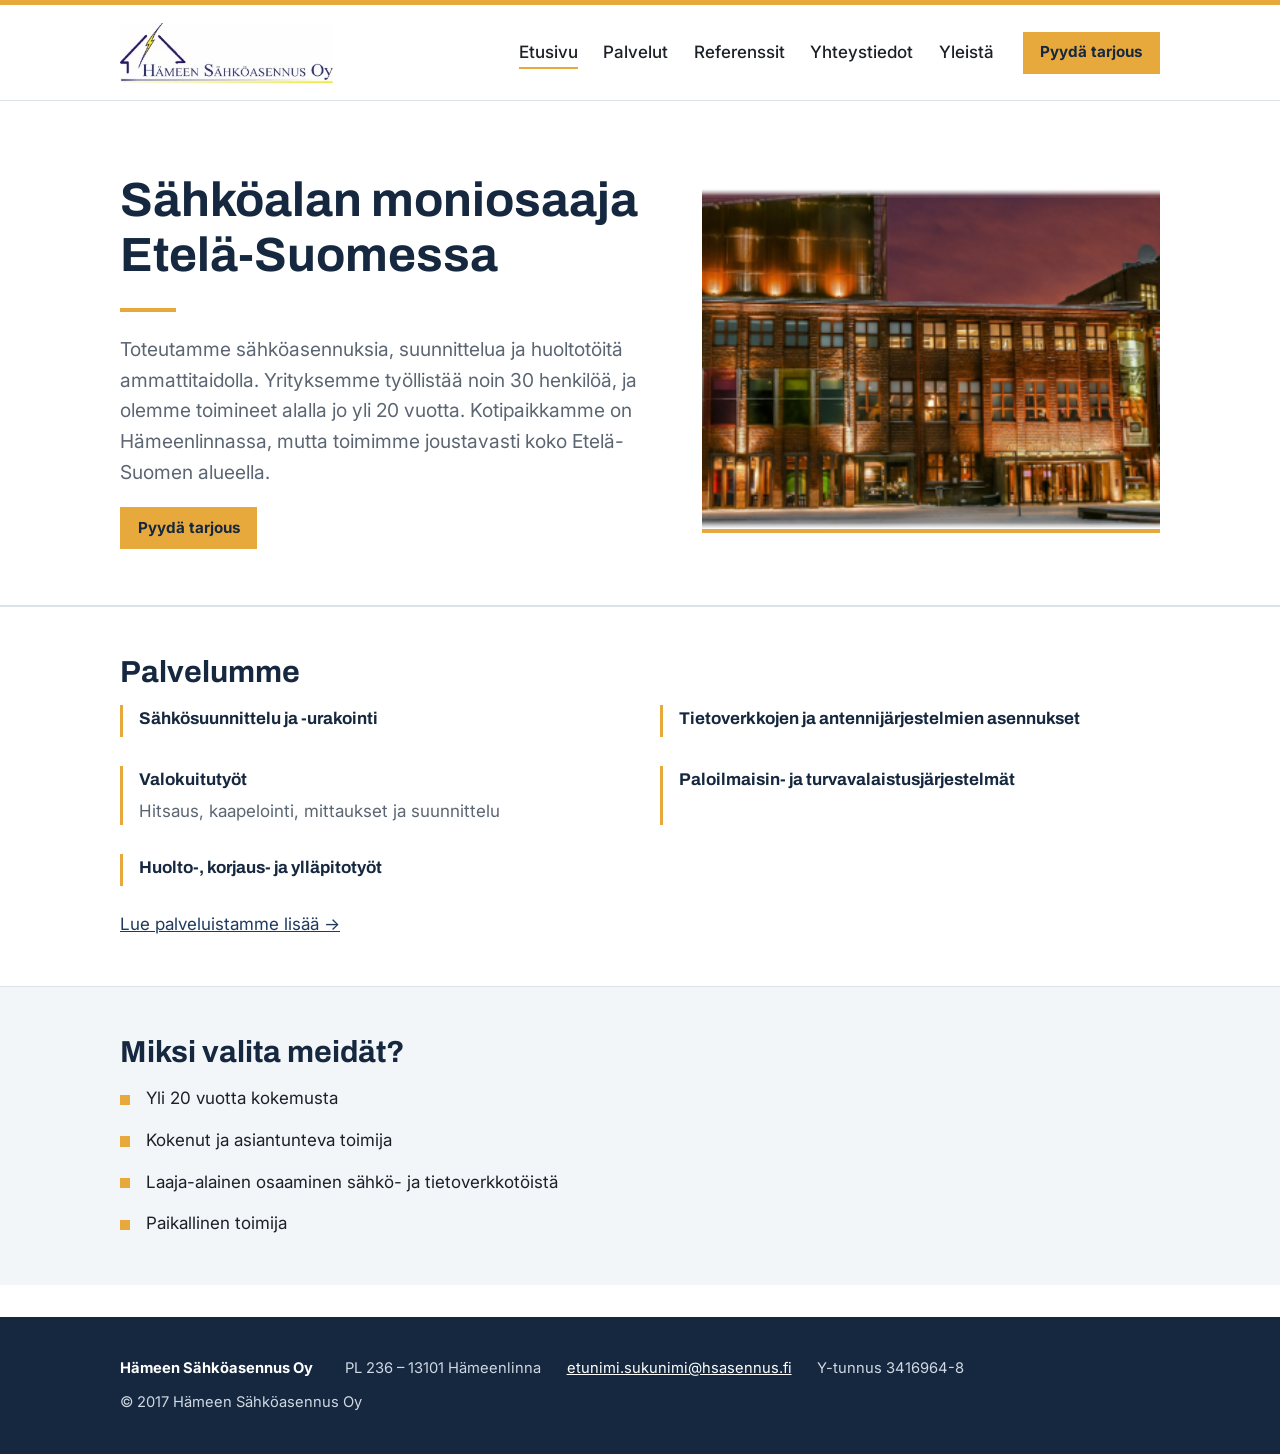
<file: index.html>
<!DOCTYPE html>
<html lang="fi">
<head>
<meta charset="UTF-8">
<meta name="viewport" content="width=device-width, initial-scale=1">
<title>Hämeen Sähköasennus Oy</title>
<meta name="description" content="Hämeen Sähköasennus Oy on sähköalan moniosaaja, joka palvelee Etelä-Suomen alueella sähköasennuksissa, -suunnittelussa ja huoltotöissä.">
<link rel="icon" href="favicon.ico" sizes="any">
<link rel="icon" type="image/png" sizes="32x32" href="favicon-32x32.png">
<link rel="icon" type="image/png" sizes="16x16" href="favicon-16x16.png">
<link rel="apple-touch-icon" href="apple-touch-icon.png">
<link rel="icon" type="image/png" sizes="192x192" href="android-chrome-192x192.png">
<meta name="theme-color" content="#1f3a5f">
<meta property="og:type" content="website">
<meta property="og:site_name" content="Hämeen Sähköasennus Oy">
<meta property="og:title" content="Hämeen Sähköasennus Oy">
<meta property="og:description" content="Hämeen Sähköasennus Oy on sähköalan moniosaaja, joka palvelee Etelä-Suomen alueella sähköasennuksissa, -suunnittelussa ja huoltotöissä.">
<meta property="og:image" content="https://hsasennus.fi/assets/img/hs-asennus-logo.jpg">
<meta property="og:url" content="https://hsasennus.fi/index.html">
<meta name="twitter:card" content="summary">
<link rel="stylesheet" href="style.css">
<link rel="preconnect" href="https://fonts.googleapis.com">
<link href="https://fonts.googleapis.com/css2?family=Archivo:wght@700;800&family=Inter:wght@400;500;600&display=swap" rel="stylesheet">
<script type="application/ld+json">
{
  "@context": "https://schema.org",
  "@type": "Electrician",
  "name": "Hämeen Sähköasennus Oy",
  "image": "https://hsasennus.fi/assets/img/hs-asennus-logo.jpg",
  "url": "https://hsasennus.fi/",
  "email": "etunimi.sukunimi@hsasennus.fi",
  "address": {
    "@type": "PostalAddress",
    "streetAddress": "Takumäentie 1b",
    "postalCode": "13130",
    "addressLocality": "Hämeenlinna",
    "addressCountry": "FI"
  },
  "areaServed": "Etelä-Suomi",
  "foundingDate": "1997",
  "vatID": "FI34169648",
  "sameAs": []
}
</script>
</head>
<body>
<div class="accent-bar"></div>
<header class="site">
  <div class="site-header-inner">
    <a class="wordmark" href="index.html"><img src="assets/img/hs-asennus-logo.jpg" height="60" alt="Hämeen Sähköasennus Oy"></a>
    <div class="nav-group">
    <nav class="site-nav" aria-label="Päävalikko">
      <ul>
        <li><a href="index.html" aria-current="page">Etusivu</a></li>
        <li><a href="palvelut.html">Palvelut</a></li>
        <li><a href="referenssit.html">Referenssit</a></li>
        <li><a href="yhteystiedot.html">Yhteystiedot</a></li>
        <li><a href="yleista.html">Yleistä</a></li>
      </ul>
    </nav>
    <a class="btn-cta" href="yhteystiedot.html#tarjous">Pyydä tarjous</a>
    </div>
  </div>
</header>

<main>
  <section class="hero">
    <div class="wrap hero-split">
      <div>
        <h1>Sähköalan moniosaaja Etelä-Suomessa</h1>
        <div class="rule"></div>
        <p class="lede">Toteutamme sähköasennuksia, suunnittelua ja huoltotöitä ammattitaidolla. Yrityksemme työllistää noin 30 henkilöä, ja olemme toimineet alalla jo yli 20 vuotta. Kotipaikkamme on Hämeenlinnassa, mutta toimimme joustavasti koko Etelä-Suomen alueella.</p>
        <p><a class="btn-cta" href="yhteystiedot.html#tarjous">Pyydä tarjous</a></p>
      </div>
      <div>
        <img src="assets/img/Verkatehdas-julkisivu.png" alt="Hämeenlinnan Verkatehdas, yksi toteuttamistamme kohteista">
      </div>
    </div>
  </section>

  <section>
    <div class="wrap">
      <h2>Palvelumme</h2>
      <dl class="services">
        <div>
          <dt>Sähkösuunnittelu ja -urakointi</dt>
        </div>
        <div>
          <dt>Tietoverkkojen ja antennijärjestelmien asennukset</dt>
        </div>
        <div>
          <dt>Valokuitutyöt</dt>
          <dd>Hitsaus, kaapelointi, mittaukset ja suunnittelu</dd>
        </div>
        <div>
          <dt>Paloilmaisin- ja turvavalaistusjärjestelmät</dt>
        </div>
        <div>
          <dt>Huolto-, korjaus- ja ylläpitotyöt</dt>
        </div>
      </dl>
      <p style="margin-top:1.6rem;"><a href="palvelut.html">Lue palveluistamme lisää →</a></p>
    </div>
  </section>

  <section class="panel">
    <div class="wrap">
      <h2>Miksi valita meidät?</h2>
      <ul class="reasons">
        <li>Yli 20 vuotta kokemusta</li>
        <li>Kokenut ja asiantunteva toimija</li>
        <li>Laaja-alainen osaaminen sähkö- ja tietoverkkotöistä</li>
        <li>Paikallinen toimija</li>
      </ul>
    </div>
  </section>
</main>

<footer class="site">
  <div class="wrap">
    <span class="company">Hämeen Sähköasennus Oy</span>
    <span>PL 236 – 13101 Hämeenlinna</span>
    <span><a href="yhteystiedot.html">etunimi.sukunimi@hsasennus.fi</a></span>
    <span>Y-tunnus 3416964-8</span>
    <span>© 2017 Hämeen Sähköasennus Oy</span>
  </div>
</footer>
</body>
</html>
</file>
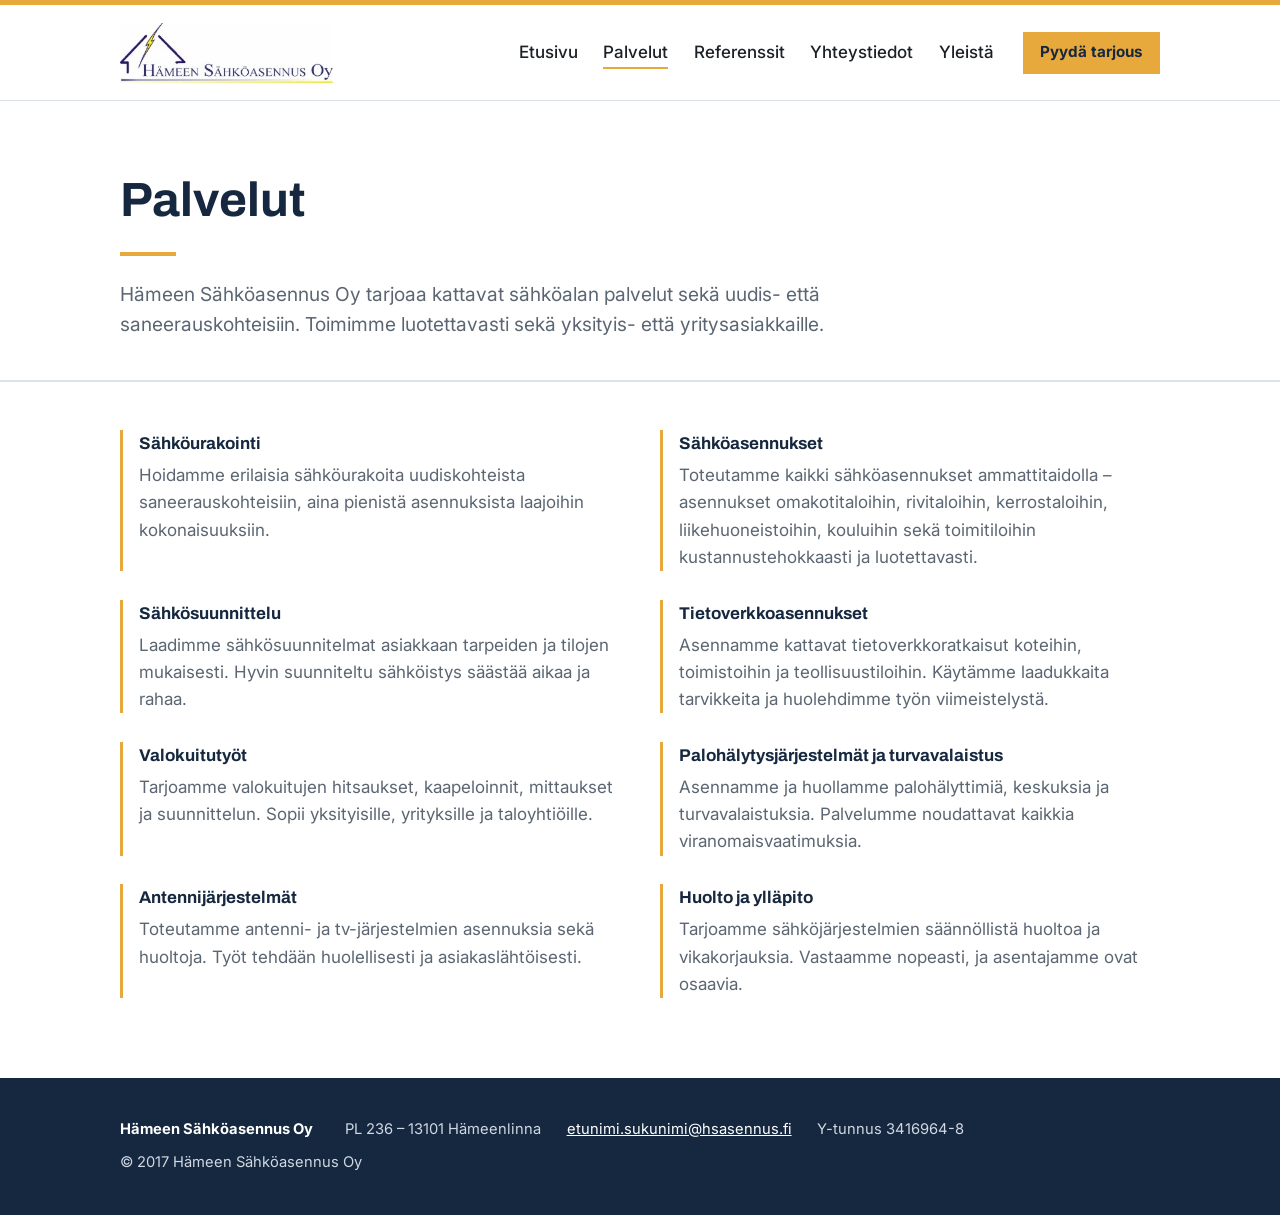
<file: palvelut.html>
<!DOCTYPE html>
<html lang="fi">
<head>
<meta charset="UTF-8">
<meta name="viewport" content="width=device-width, initial-scale=1">
<title>Palvelut | Hämeen Sähköasennus Oy</title>
<meta name="description" content="Kattavat sähköalan palvelut uudis- ja saneerauskohteisiin: sähköurakointi, -asennukset, -suunnittelu, tietoverkot, valokuitutyöt, palohälytysjärjestelmät ja huolto.">
<link rel="icon" href="favicon.ico" sizes="any">
<link rel="icon" type="image/png" sizes="32x32" href="favicon-32x32.png">
<link rel="icon" type="image/png" sizes="16x16" href="favicon-16x16.png">
<link rel="apple-touch-icon" href="apple-touch-icon.png">
<link rel="icon" type="image/png" sizes="192x192" href="android-chrome-192x192.png">
<meta name="theme-color" content="#1f3a5f">
<meta property="og:type" content="website">
<meta property="og:site_name" content="Hämeen Sähköasennus Oy">
<meta property="og:title" content="Palvelut | Hämeen Sähköasennus Oy">
<meta property="og:description" content="Kattavat sähköalan palvelut uudis- ja saneerauskohteisiin: sähköurakointi, -asennukset, -suunnittelu, tietoverkot, valokuitutyöt, palohälytysjärjestelmät ja huolto.">
<meta property="og:image" content="https://hsasennus.fi/assets/img/hs-asennus-logo.jpg">
<meta property="og:url" content="https://hsasennus.fi/palvelut.html">
<meta name="twitter:card" content="summary">
<link rel="stylesheet" href="style.css">
<link rel="preconnect" href="https://fonts.googleapis.com">
<link href="https://fonts.googleapis.com/css2?family=Archivo:wght@700;800&family=Inter:wght@400;500;600&display=swap" rel="stylesheet">
</head>
<body>
<div class="accent-bar"></div>
<header class="site">
  <div class="site-header-inner">
    <a class="wordmark" href="index.html"><img src="assets/img/hs-asennus-logo.jpg" height="60" alt="Hämeen Sähköasennus Oy"></a>
    <div class="nav-group">
    <nav class="site-nav" aria-label="Päävalikko">
      <ul>
        <li><a href="index.html">Etusivu</a></li>
        <li><a href="palvelut.html" aria-current="page">Palvelut</a></li>
        <li><a href="referenssit.html">Referenssit</a></li>
        <li><a href="yhteystiedot.html">Yhteystiedot</a></li>
        <li><a href="yleista.html">Yleistä</a></li>
      </ul>
    </nav>
    <a class="btn-cta" href="yhteystiedot.html#tarjous">Pyydä tarjous</a>
    </div>
  </div>
</header>

<main>
  <section class="hero" style="padding-bottom: 2.5rem;">
    <div class="wrap">
      <h1>Palvelut</h1>
      <div class="rule"></div>
      <p class="lede">Hämeen Sähköasennus Oy tarjoaa kattavat sähköalan palvelut sekä uudis- että saneerauskohteisiin. Toimimme luotettavasti sekä yksityis- että yritysasiakkaille.</p>
    </div>
  </section>

  <section>
    <div class="wrap">
      <dl class="services">
        <div>
          <dt>Sähköurakointi</dt>
          <dd>Hoidamme erilaisia sähköurakoita uudiskohteista saneerauskohteisiin, aina pienistä asennuksista laajoihin kokonaisuuksiin.</dd>
        </div>
        <div>
          <dt>Sähköasennukset</dt>
          <dd>Toteutamme kaikki sähköasennukset ammattitaidolla – asennukset omakotitaloihin, rivitaloihin, kerrostaloihin, liikehuoneistoihin, kouluihin sekä toimitiloihin kustannustehokkaasti ja luotettavasti.</dd>
        </div>
        <div>
          <dt>Sähkösuunnittelu</dt>
          <dd>Laadimme sähkösuunnitelmat asiakkaan tarpeiden ja tilojen mukaisesti. Hyvin suunniteltu sähköistys säästää aikaa ja rahaa.</dd>
        </div>
        <div>
          <dt>Tietoverkkoasennukset</dt>
          <dd>Asennamme kattavat tietoverkkoratkaisut koteihin, toimistoihin ja teollisuustiloihin. Käytämme laadukkaita tarvikkeita ja huolehdimme työn viimeistelystä.</dd>
        </div>
        <div>
          <dt>Valokuitutyöt</dt>
          <dd>Tarjoamme valokuitujen hitsaukset, kaapeloinnit, mittaukset ja suunnittelun. Sopii yksityisille, yrityksille ja taloyhtiöille.</dd>
        </div>
        <div>
          <dt>Palohälytysjärjestelmät ja turvavalaistus</dt>
          <dd>Asennamme ja huollamme palohälyttimiä, keskuksia ja turvavalaistuksia. Palvelumme noudattavat kaikkia viranomaisvaatimuksia.</dd>
        </div>
        <div>
          <dt>Antennijärjestelmät</dt>
          <dd>Toteutamme antenni- ja tv-järjestelmien asennuksia sekä huoltoja. Työt tehdään huolellisesti ja asiakaslähtöisesti.</dd>
        </div>
        <div>
          <dt>Huolto ja ylläpito</dt>
          <dd>Tarjoamme sähköjärjestelmien säännöllistä huoltoa ja vikakorjauksia. Vastaamme nopeasti, ja asentajamme ovat osaavia.</dd>
        </div>
      </dl>
    </div>
  </section>
</main>

<footer class="site">
  <div class="wrap">
    <span class="company">Hämeen Sähköasennus Oy</span>
    <span>PL 236 – 13101 Hämeenlinna</span>
    <span><a href="yhteystiedot.html">etunimi.sukunimi@hsasennus.fi</a></span>
    <span>Y-tunnus 3416964-8</span>
    <span>© 2017 Hämeen Sähköasennus Oy</span>
  </div>
</footer>
</body>
</html>
</file>
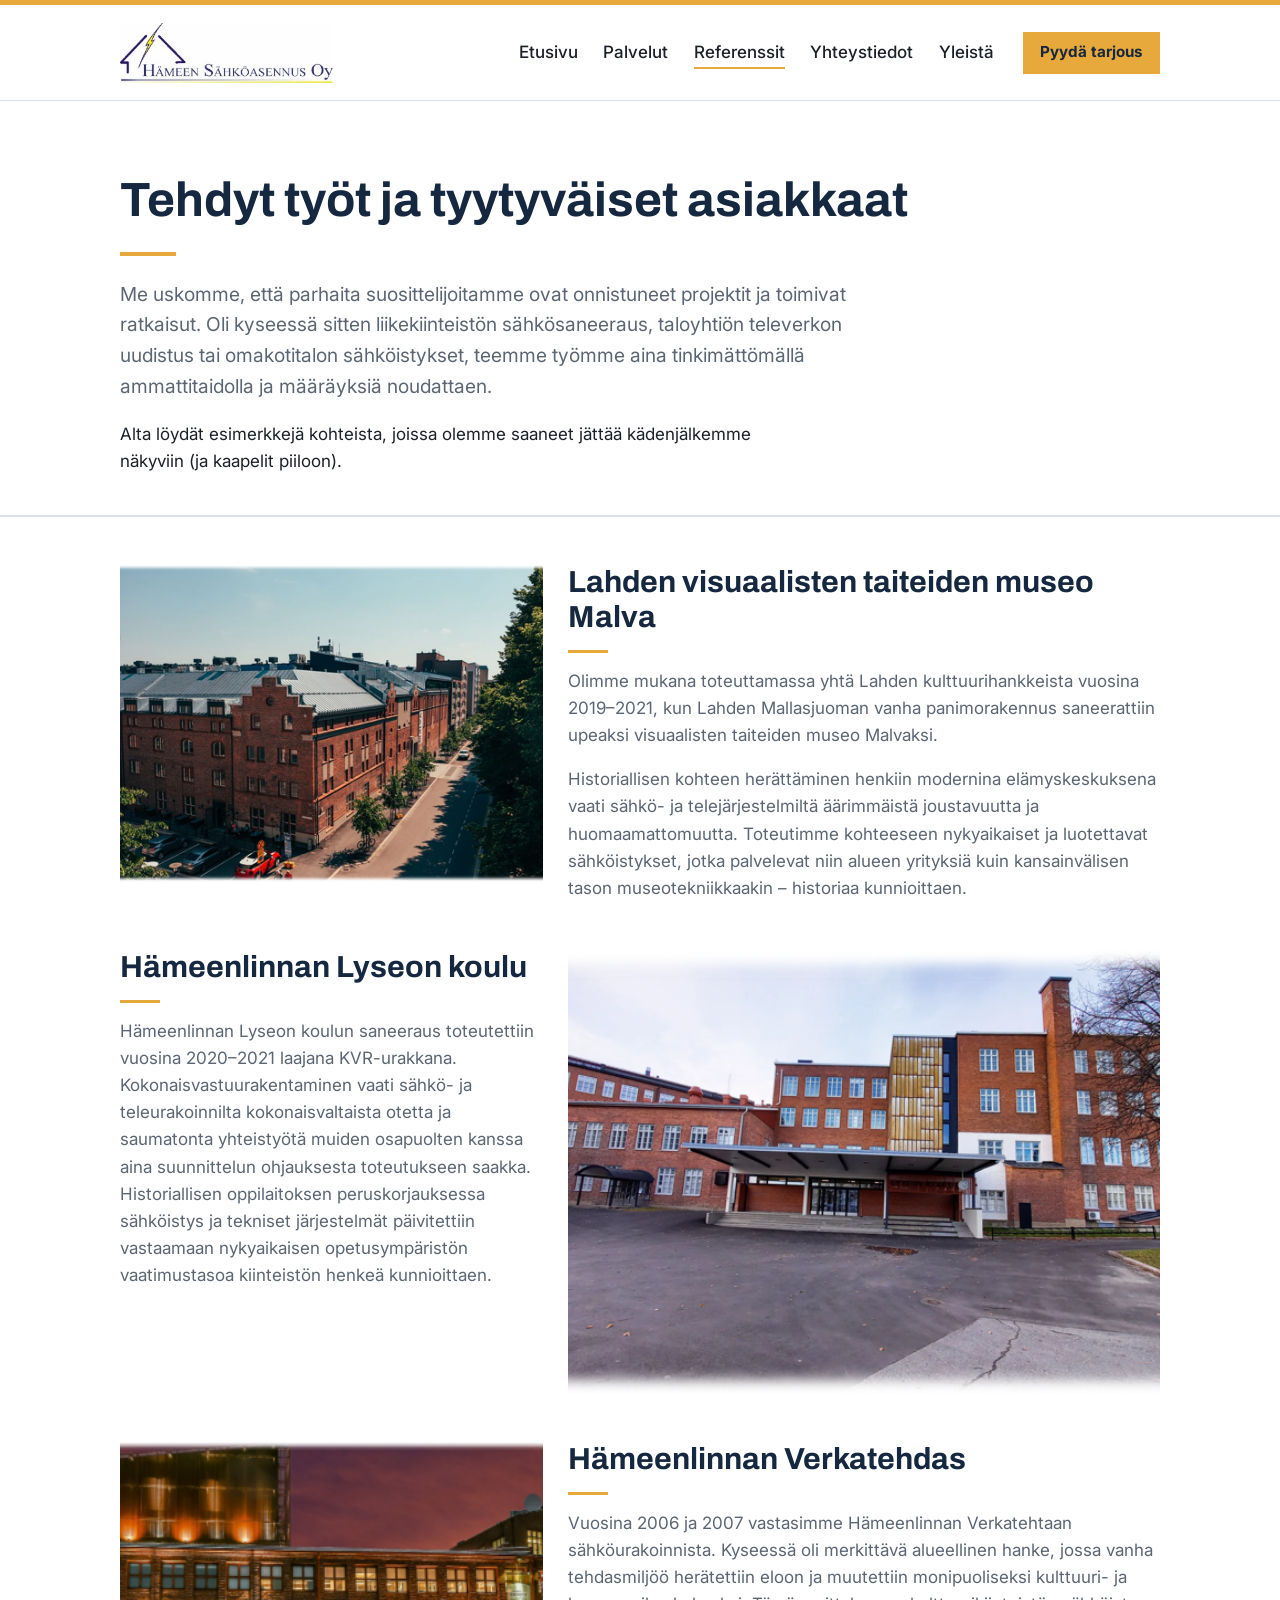
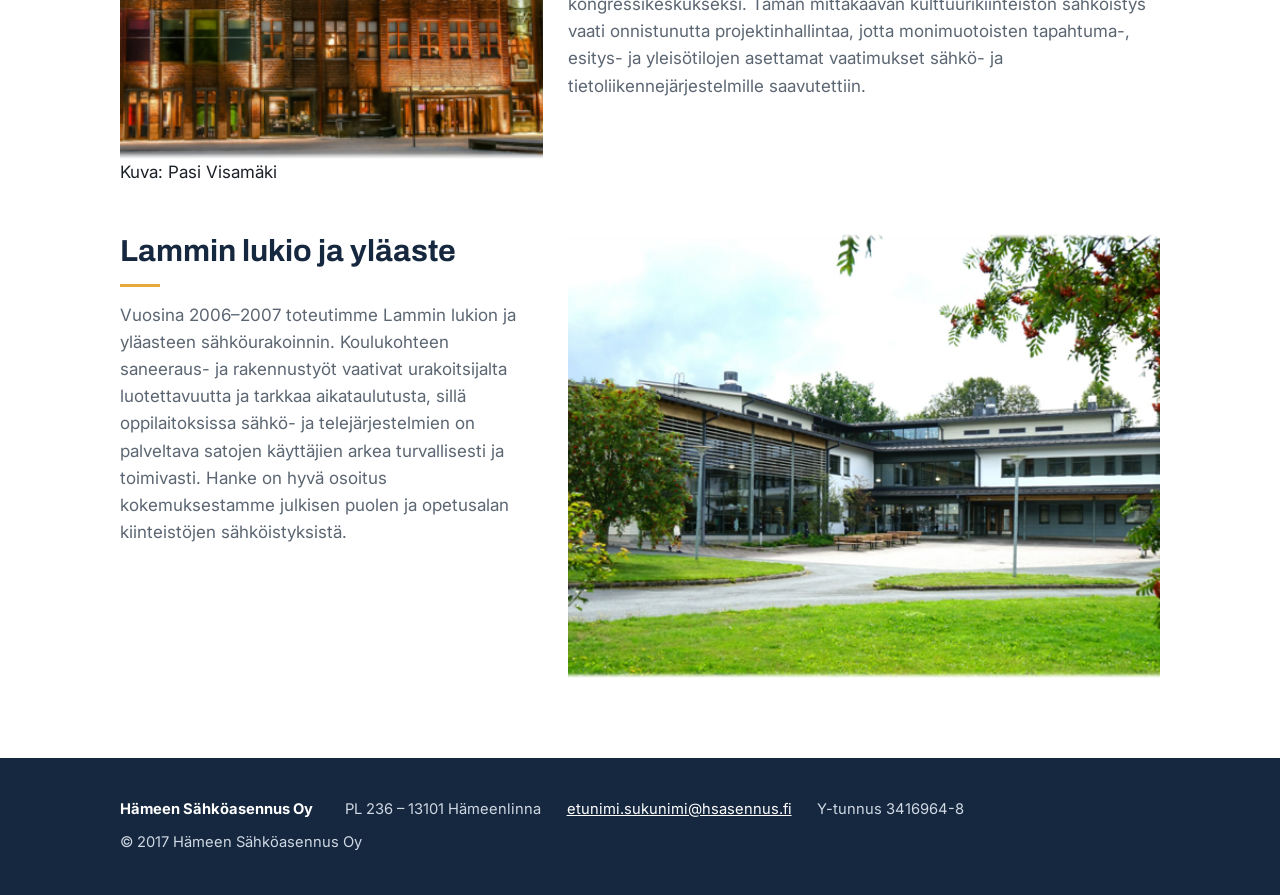
<file: referenssit.html>
<!DOCTYPE html>
<html lang="fi">
<head>
<meta charset="UTF-8">
<meta name="viewport" content="width=device-width, initial-scale=1">
<title>Referenssit | Hämeen Sähköasennus Oy</title>
<meta name="description" content="Esimerkkejä kohteista, joissa Hämeen Sähköasennus Oy on toteuttanut sähkö- ja teleurakoinnin: Malva-museo, Hämeenlinnan Verkatehdas, Lyseon koulu ja Lammin lukio.">
<link rel="icon" href="favicon.ico" sizes="any">
<link rel="icon" type="image/png" sizes="32x32" href="favicon-32x32.png">
<link rel="icon" type="image/png" sizes="16x16" href="favicon-16x16.png">
<link rel="apple-touch-icon" href="apple-touch-icon.png">
<link rel="icon" type="image/png" sizes="192x192" href="android-chrome-192x192.png">
<meta name="theme-color" content="#1f3a5f">
<meta property="og:type" content="website">
<meta property="og:site_name" content="Hämeen Sähköasennus Oy">
<meta property="og:title" content="Referenssit | Hämeen Sähköasennus Oy">
<meta property="og:description" content="Esimerkkejä kohteista, joissa Hämeen Sähköasennus Oy on toteuttanut sähkö- ja teleurakoinnin: Malva-museo, Hämeenlinnan Verkatehdas, Lyseon koulu ja Lammin lukio.">
<meta property="og:image" content="https://hsasennus.fi/assets/img/hs-asennus-logo.jpg">
<meta property="og:url" content="https://hsasennus.fi/referenssit.html">
<meta name="twitter:card" content="summary">
<link rel="stylesheet" href="style.css">
<link rel="preconnect" href="https://fonts.googleapis.com">
<link href="https://fonts.googleapis.com/css2?family=Archivo:wght@700;800&family=Inter:wght@400;500;600&display=swap" rel="stylesheet">
</head>
<body>
<div class="accent-bar"></div>
<header class="site">
  <div class="site-header-inner">
    <a class="wordmark" href="index.html"><img src="assets/img/hs-asennus-logo.jpg" height="60" alt="Hämeen Sähköasennus Oy"></a>
    <div class="nav-group">
    <nav class="site-nav" aria-label="Päävalikko">
      <ul>
        <li><a href="index.html">Etusivu</a></li>
        <li><a href="palvelut.html">Palvelut</a></li>
        <li><a href="referenssit.html" aria-current="page">Referenssit</a></li>
        <li><a href="yhteystiedot.html">Yhteystiedot</a></li>
        <li><a href="yleista.html">Yleistä</a></li>
      </ul>
    </nav>
    <a class="btn-cta" href="yhteystiedot.html#tarjous">Pyydä tarjous</a>
    </div>
  </div>
</header>

<main>
  <section class="hero" style="padding-bottom: 2.5rem;">
    <div class="wrap">
      <h1>Tehdyt työt ja tyytyväiset asiakkaat</h1>
      <div class="rule"></div>
      <p class="lede">Me uskomme, että parhaita suosittelijoitamme ovat onnistuneet projektit ja toimivat ratkaisut. Oli kyseessä sitten liikekiinteistön sähkösaneeraus, taloyhtiön televerkon uudistus tai omakotitalon sähköistykset, teemme työmme aina tinkimättömällä ammattitaidolla ja määräyksiä noudattaen.</p>
      <p>Alta löydät esimerkkejä kohteista, joissa olemme saaneet jättää kädenjälkemme näkyviin (ja kaapelit piiloon).</p>
    </div>
  </section>

  <section>
    <div class="wrap">
      <div class="cases">

        <article class="case">
          <div class="case-media">
            <img src="assets/img/Lahden-visuaalisten-taiteiden-museo-Malva-julkisivu.png" alt="Lahden visuaalisten taiteiden museo Malva">
          </div>
          <div class="case-body">
            <h2>Lahden visuaalisten taiteiden museo Malva</h2>
            <div class="rule"></div>
            <p>Olimme mukana toteuttamassa yhtä Lahden kulttuurihankkeista vuosina 2019–2021, kun Lahden Mallasjuoman vanha panimorakennus saneerattiin upeaksi visuaalisten taiteiden museo Malvaksi.</p>
            <p>Historiallisen kohteen herättäminen henkiin modernina elämyskeskuksena vaati sähkö- ja telejärjestelmiltä äärimmäistä joustavuutta ja huomaamattomuutta. Toteutimme kohteeseen nykyaikaiset ja luotettavat sähköistykset, jotka palvelevat niin alueen yrityksiä kuin kansainvälisen tason museotekniikkaakin – historiaa kunnioittaen.</p>
          </div>
        </article>

        <article class="case">
          <div class="case-media">
            <img src="assets/img/Hämeenlinna-lyseon-lukio-julkisivu.png" alt="Hämeenlinnan Lyseon koulu">
          </div>
          <div class="case-body">
            <h2>Hämeenlinnan Lyseon koulu</h2>
            <div class="rule"></div>
            <p>Hämeenlinnan Lyseon koulun saneeraus toteutettiin vuosina 2020–2021 laajana KVR-urakkana. Kokonaisvastuurakentaminen vaati sähkö- ja teleurakoinnilta kokonaisvaltaista otetta ja saumatonta yhteistyötä muiden osapuolten kanssa aina suunnittelun ohjauksesta toteutukseen saakka. Historiallisen oppilaitoksen peruskorjauksessa sähköistys ja tekniset järjestelmät päivitettiin vastaamaan nykyaikaisen opetusympäristön vaatimustasoa kiinteistön henkeä kunnioittaen.</p>
          </div>
        </article>

        <article class="case">
          <div class="case-media">
            <img src="assets/img/Verkatehdas-julkisivu.png" alt="Hämeenlinnan Verkatehdas">
            <p>Kuva: Pasi Visamäki</p>
          </div>
          <div class="case-body">
            <h2>Hämeenlinnan Verkatehdas</h2>
            <div class="rule"></div>
            <p>Vuosina 2006 ja 2007 vastasimme Hämeenlinnan Verkatehtaan sähköurakoinnista. Kyseessä oli merkittävä alueellinen hanke, jossa vanha tehdasmiljöö herätettiin eloon ja muutettiin monipuoliseksi kulttuuri- ja kongressikeskukseksi. Tämän mittakaavan kulttuurikiinteistön sähköistys vaati onnistunutta projektinhallintaa, jotta monimuotoisten tapahtuma-, esitys- ja yleisötilojen asettamat vaatimukset sähkö- ja tietoliikennejärjestelmille saavutettiin.</p>
          </div>
        </article>

        <article class="case">
          <div class="case-media">
            <img src="assets/img/lammin-lukio.png" alt="Lammin lukio ja yläaste">
          </div>
          <div class="case-body">
            <h2>Lammin lukio ja yläaste</h2>
            <div class="rule"></div>
            <p>Vuosina 2006–2007 toteutimme Lammin lukion ja yläasteen sähköurakoinnin. Koulukohteen saneeraus- ja rakennustyöt vaativat urakoitsijalta luotettavuutta ja tarkkaa aikataulutusta, sillä oppilaitoksissa sähkö- ja telejärjestelmien on palveltava satojen käyttäjien arkea turvallisesti ja toimivasti. Hanke on hyvä osoitus kokemuksestamme julkisen puolen ja opetusalan kiinteistöjen sähköistyksistä.</p>
          </div>
        </article>

      </div>
    </div>
  </section>
</main>

<footer class="site">
  <div class="wrap">
    <span class="company">Hämeen Sähköasennus Oy</span>
    <span>PL 236 – 13101 Hämeenlinna</span>
    <span><a href="mailto:etunimi.sukunimi@hsasennus.fi">etunimi.sukunimi@hsasennus.fi</a></span>
    <span>Y-tunnus 3416964-8</span>
    <span>© 2017 Hämeen Sähköasennus Oy</span>
  </div>
</footer>
</body>
</html>
</file>
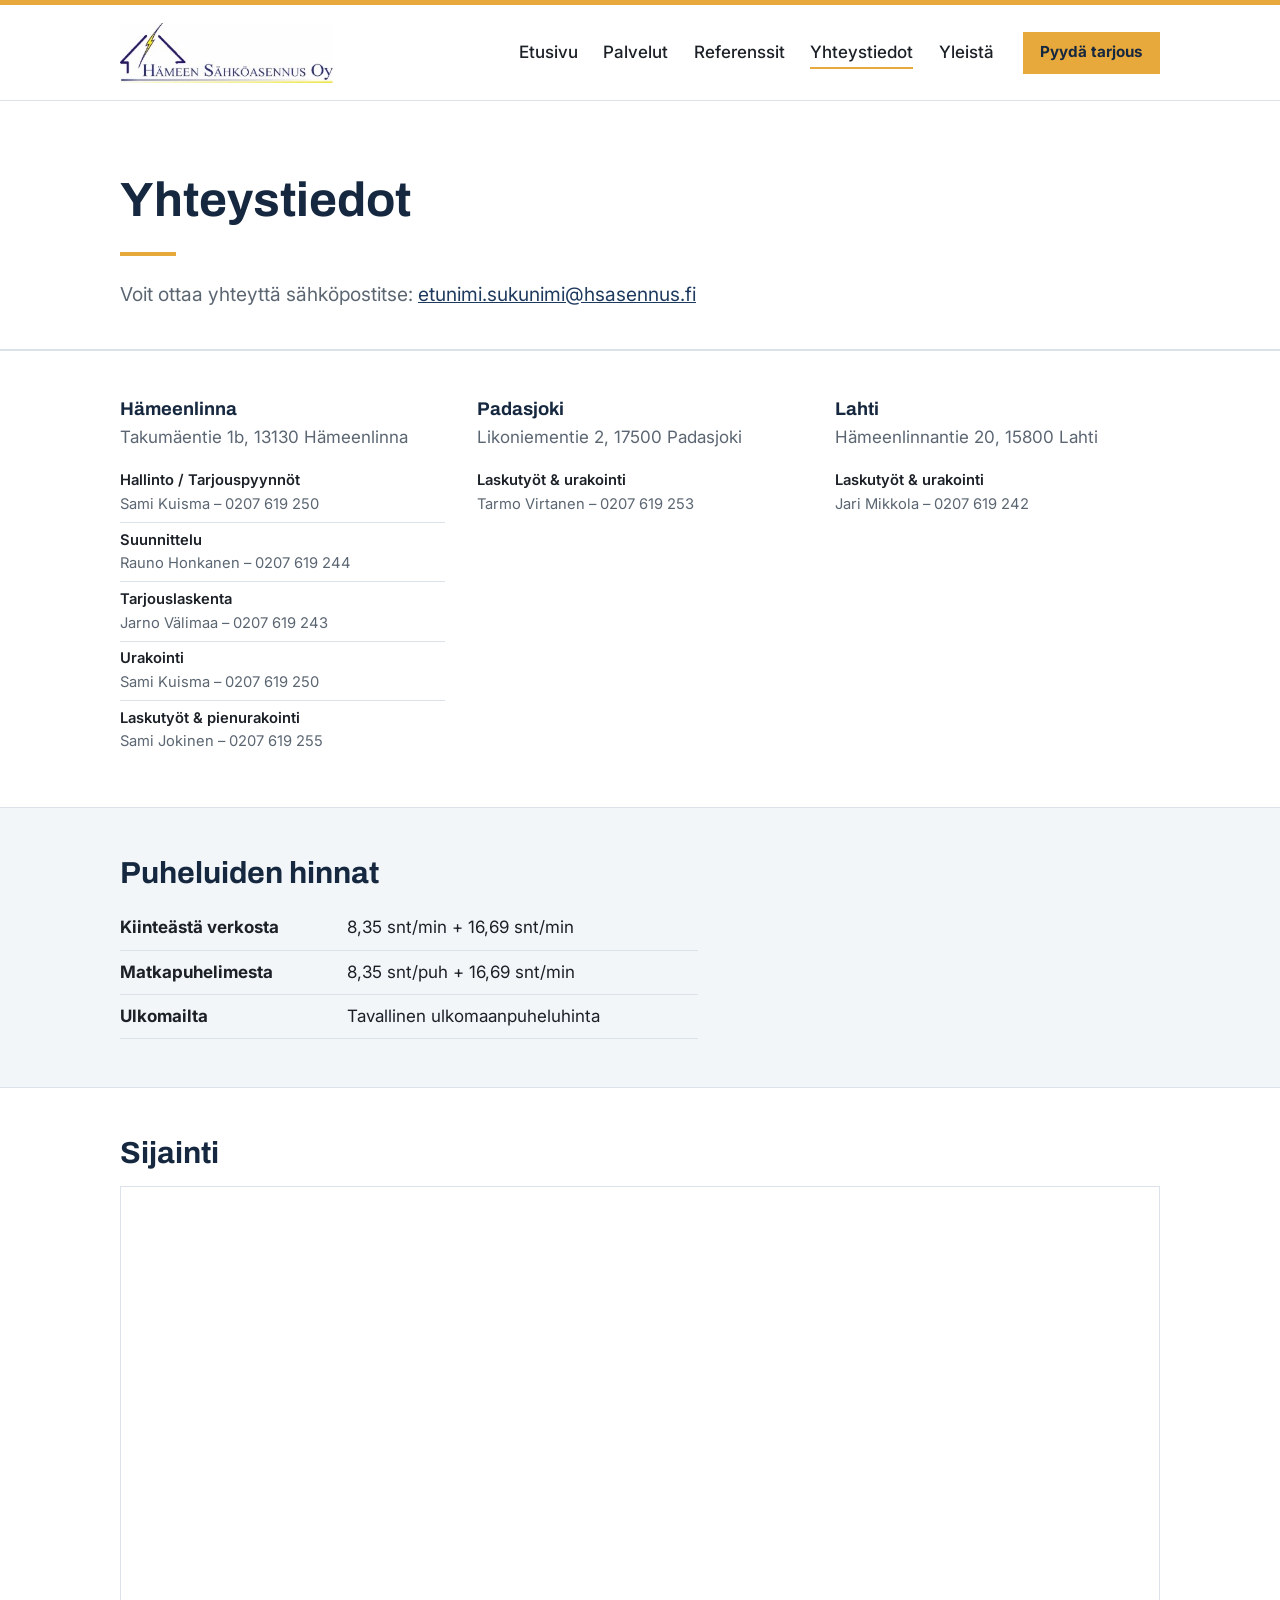
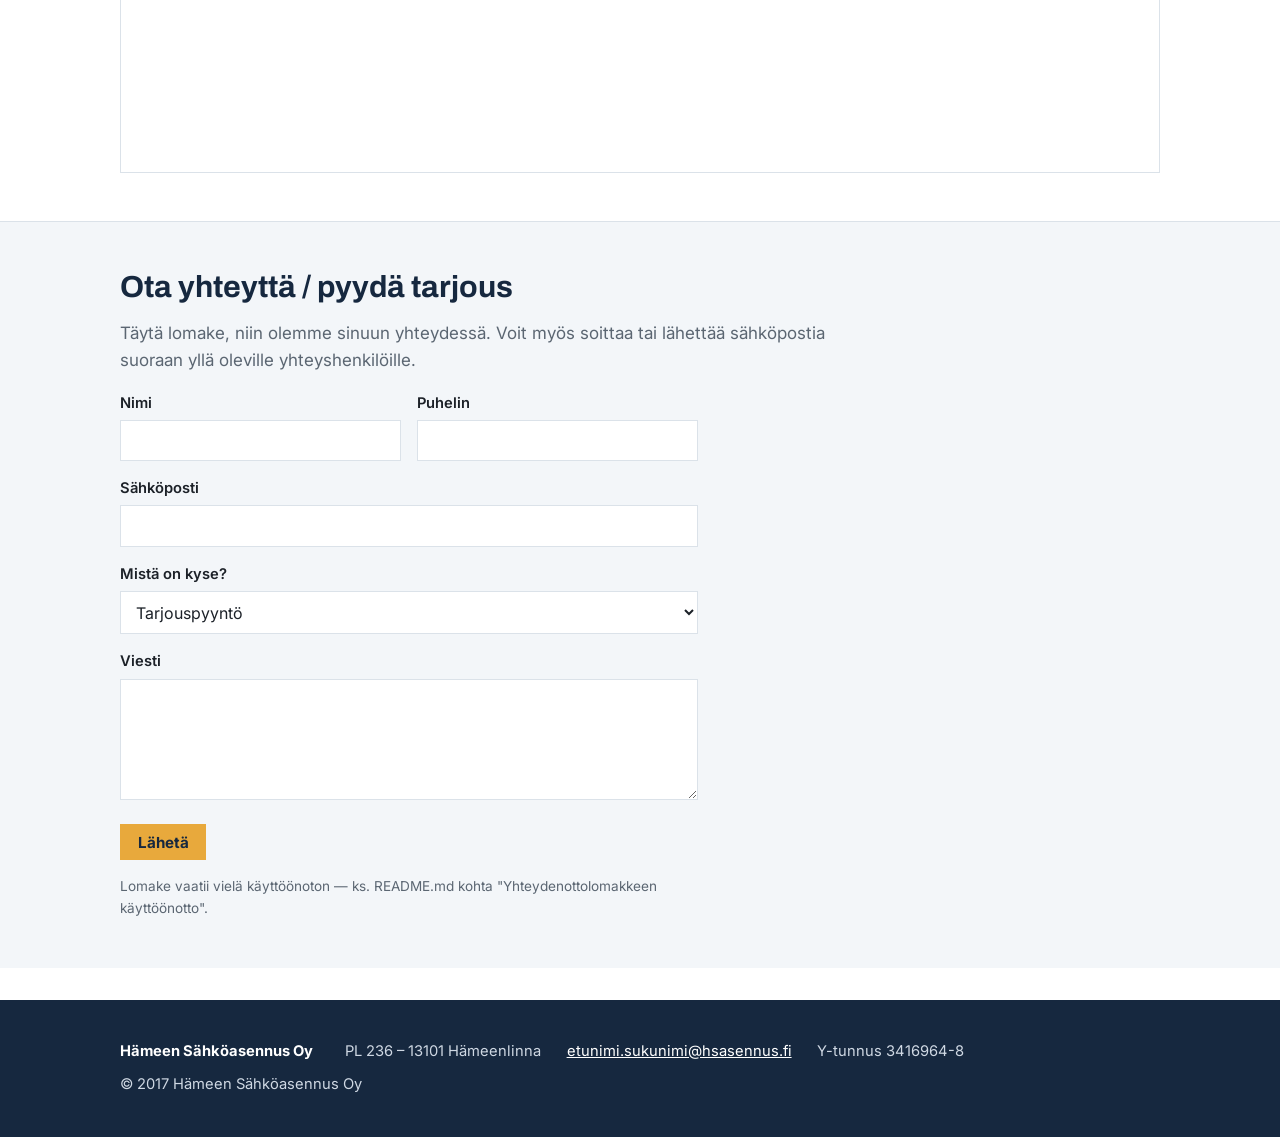
<file: yhteystiedot.html>
<!DOCTYPE html>
<html lang="fi">
<head>
<meta charset="UTF-8">
<meta name="viewport" content="width=device-width, initial-scale=1">
<title>Yhteystiedot | Hämeen Sähköasennus Oy</title>
<meta name="description" content="Hämeen Sähköasennus Oy:n yhteystiedot Hämeenlinnassa, Padasjoella ja Lahdessa.">
<link rel="icon" href="favicon.ico" sizes="any">
<link rel="icon" type="image/png" sizes="32x32" href="favicon-32x32.png">
<link rel="icon" type="image/png" sizes="16x16" href="favicon-16x16.png">
<link rel="apple-touch-icon" href="apple-touch-icon.png">
<link rel="icon" type="image/png" sizes="192x192" href="android-chrome-192x192.png">
<meta name="theme-color" content="#1f3a5f">
<meta property="og:type" content="website">
<meta property="og:site_name" content="Hämeen Sähköasennus Oy">
<meta property="og:title" content="Yhteystiedot | Hämeen Sähköasennus Oy">
<meta property="og:description" content="Hämeen Sähköasennus Oy:n yhteystiedot Hämeenlinnassa, Padasjoella ja Lahdessa.">
<meta property="og:image" content="https://hsasennus.fi/assets/img/hs-asennus-logo.jpg">
<meta property="og:url" content="https://hsasennus.fi/yhteystiedot.html">
<meta name="twitter:card" content="summary">
<link rel="stylesheet" href="style.css">
<link rel="preconnect" href="https://fonts.googleapis.com">
<link href="https://fonts.googleapis.com/css2?family=Archivo:wght@700;800&family=Inter:wght@400;500;600&display=swap" rel="stylesheet">
</head>
<body>
<div class="accent-bar"></div>
<header class="site">
  <div class="site-header-inner">
    <a class="wordmark" href="index.html"><img src="assets/img/hs-asennus-logo.jpg" height="60" alt="Hämeen Sähköasennus Oy"></a>
    <div class="nav-group">
    <nav class="site-nav" aria-label="Päävalikko">
      <ul>
        <li><a href="index.html">Etusivu</a></li>
        <li><a href="palvelut.html">Palvelut</a></li>
        <li><a href="referenssit.html">Referenssit</a></li>
        <li><a href="yhteystiedot.html" aria-current="page">Yhteystiedot</a></li>
        <li><a href="yleista.html">Yleistä</a></li>
      </ul>
    </nav>
    <a class="btn-cta" href="yhteystiedot.html#tarjous">Pyydä tarjous</a>
    </div>
  </div>
</header>

<main>
  <section class="hero" style="padding-bottom: 2.5rem;">
    <div class="wrap">
      <h1>Yhteystiedot</h1>
      <div class="rule"></div>
      <p class="lede">Voit ottaa yhteyttä sähköpostitse: <a href="mailto:etunimi.sukunimi@hsasennus.fi">etunimi.sukunimi@hsasennus.fi</a></p>
    </div>
  </section>

  <section>
    <div class="wrap">
      <div class="offices">
        <div class="office">
          <h3>Hämeenlinna</h3>
          <p class="address">Takumäentie 1b, 13130 Hämeenlinna</p>
          <dl>
            <div><dt>Hallinto / Tarjouspyynnöt</dt><dd>Sami Kuisma – 0207 619 250</dd></div>
            <div><dt>Suunnittelu</dt><dd>Rauno Honkanen – 0207 619 244</dd></div>
            <div><dt>Tarjouslaskenta</dt><dd>Jarno Välimaa – 0207 619 243</dd></div>
            <div><dt>Urakointi</dt><dd>Sami Kuisma – 0207 619 250</dd></div>
            <div><dt>Laskutyöt &amp; pienurakointi</dt><dd>Sami Jokinen – 0207 619 255</dd></div>
          </dl>
        </div>

        <div class="office">
          <h3>Padasjoki</h3>
          <p class="address">Likoniementie 2, 17500 Padasjoki</p>
          <dl>
            <div><dt>Laskutyöt &amp; urakointi</dt><dd>Tarmo Virtanen – 0207 619 253</dd></div>
          </dl>
        </div>

        
        <div class="office">
          <h3>Lahti</h3>
          <p class="address">Hämeenlinnantie 20, 15800 Lahti</p>
          <dl>
            <div><dt>Laskutyöt &amp; urakointi</dt><dd>Jari Mikkola – 0207 619 242</dd></div>
          </dl>
        </div>
      </div>
    </div>
  </section>

  <section class="panel">
    <div class="wrap">
      <h2>Puheluiden hinnat</h2>
      <table class="billing">
        <tbody>
          <tr><th scope="row">Kiinteästä verkosta</th><td>8,35 snt/min + 16,69 snt/min</td></tr>
          <tr><th scope="row">Matkapuhelimesta</th><td>8,35 snt/puh + 16,69 snt/min</td></tr>
          <tr><th scope="row">Ulkomailta</th><td>Tavallinen ulkomaanpuheluhinta</td></tr>
        </tbody>
      </table>
    </div>
  </section>

  <section>
    <div class="wrap">
      <h2>Sijainti</h2>
      <div class="map-embed">
        <iframe src="https://www.google.com/maps/embed?pb=!1m18!1m12!1m3!1d26660.49711568671!2d24.415361899556544!3d61.01994569168106!2m3!1f0!2f0!3f0!3m2!1i1024!2i768!4f13.1!3m3!1m2!1s0x468e5e73fe402cdb%3A0x15e03da2a865e2be!2zSMOkbWVlbiBTw6Roa8O2YXNlbm51cyBPeQ!5e1!3m2!1sen!2sfi!4v1789115148345!5m2!1sen!2sfi" loading="lazy" referrerpolicy="strict-origin-when-cross-origin" title="Hämeen Sähköasennus Oy kartalla"></iframe>
      </div>
    </div>
  </section>

  <section id="tarjous" class="panel">
    <div class="wrap">
      <h2>Ota yhteyttä / pyydä tarjous</h2>
      <p style="max-width:42em; color:var(--muted);">Täytä lomake, niin olemme sinuun yhteydessä. Voit myös soittaa tai lähettää sähköpostia suoraan yllä oleville yhteyshenkilöille.</p>
      <form class="contact-form" action="https://formspree.io/f/xgaedrqn" method="POST">
        <div class="row2">
          <div>
            <label for="f-nimi">Nimi</label>
            <input type="text" id="f-nimi" name="nimi" required>
          </div>
          <div>
            <label for="f-puhelin">Puhelin</label>
            <input type="tel" id="f-puhelin" name="puhelin">
          </div>
        </div>
        <div>
          <label for="f-email">Sähköposti</label>
          <input type="email" id="f-email" name="email" required>
        </div>
        <div>
          <label for="f-palvelu">Mistä on kyse?</label>
          <select id="f-palvelu" name="palvelu">
            <option>Tarjouspyyntö</option>
            <option>Sähköurakointi</option>
            <option>Sähköasennukset</option>
            <option>Sähkösuunnittelu</option>
            <option>Tietoverkkoasennukset</option>
            <option>Valokuitutyöt</option>
            <option>Palohälytysjärjestelmät ja turvavalaistus</option>
            <option>Huolto ja ylläpito</option>
            <option>Muu asia</option>
          </select>
        </div>
        <div>
          <label for="f-viesti">Viesti</label>
          <textarea id="f-viesti" name="viesti" rows="5" required></textarea>
        </div>
        <input type="text" name="_gotcha" class="hp-field" tabindex="-1" autocomplete="off">
        <button type="submit" class="btn-cta">Lähetä</button>
        <p class="form-note">Lomake vaatii vielä käyttöönoton — ks. README.md kohta "Yhteydenottolomakkeen käyttöönotto".</p>
      </form>
    </div>
  </section>
</main>

<footer class="site">
  <div class="wrap">
    <span class="company">Hämeen Sähköasennus Oy</span>
    <span>PL 236 – 13101 Hämeenlinna</span>
    <span><a href="mailto:etunimi.sukunimi@hsasennus.fi">etunimi.sukunimi@hsasennus.fi</a></span>
    <span>Y-tunnus 3416964-8</span>
    <span>© 2017 Hämeen Sähköasennus Oy</span>
  </div>
</footer>
</body>
</html>
</file>
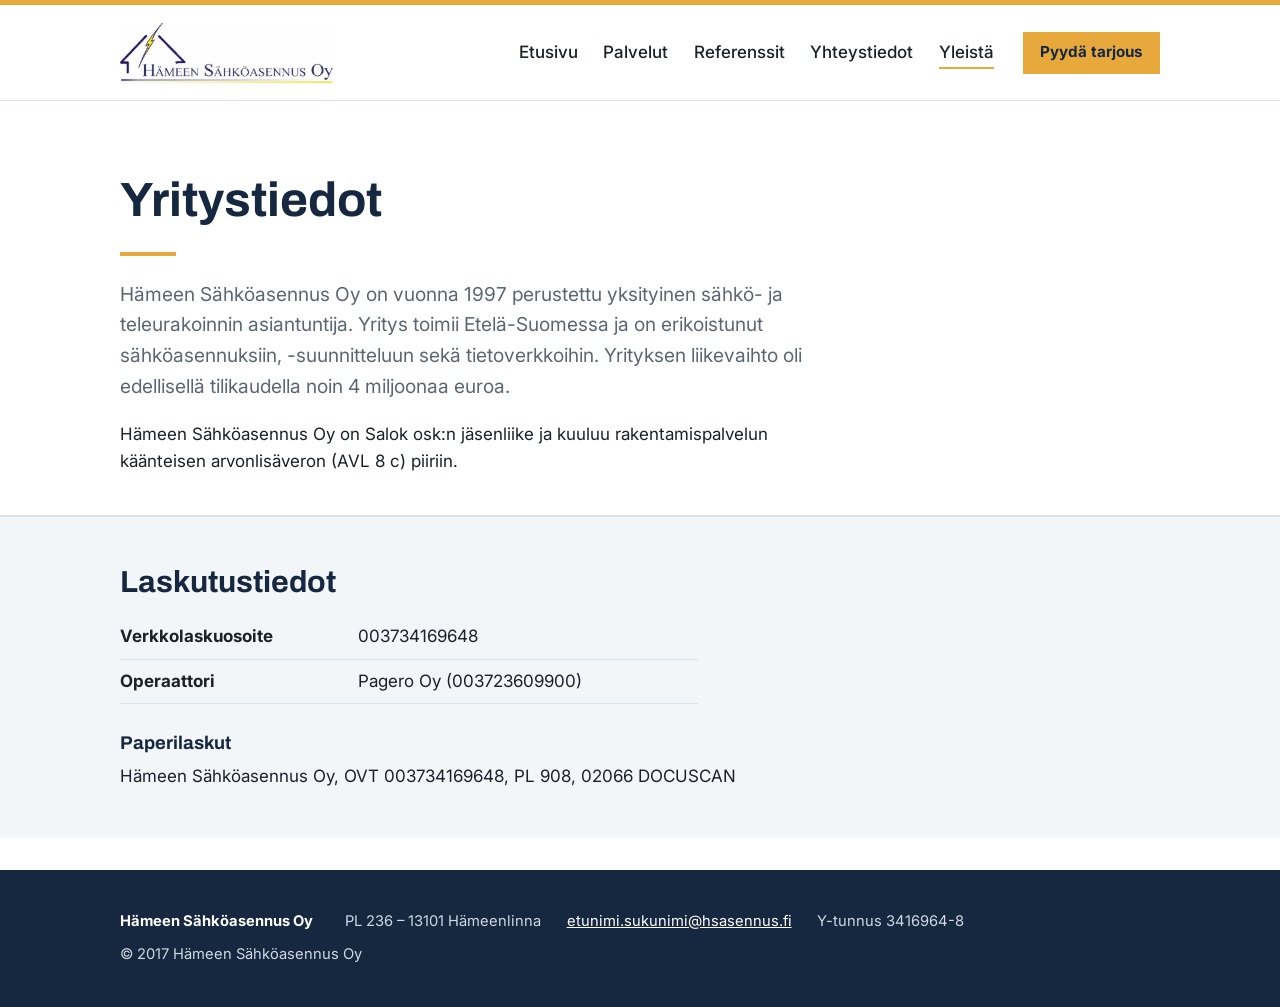
<file: yleista.html>
<!DOCTYPE html>
<html lang="fi">
<head>
<meta charset="UTF-8">
<meta name="viewport" content="width=device-width, initial-scale=1">
<title>Yleistä | Hämeen Sähköasennus Oy</title>
<meta name="description" content="Hämeen Sähköasennus Oy on vuonna 1997 perustettu sähkö- ja teleurakoinnin asiantuntija. Yritys- ja laskutustiedot.">
<link rel="icon" href="favicon.ico" sizes="any">
<link rel="icon" type="image/png" sizes="32x32" href="favicon-32x32.png">
<link rel="icon" type="image/png" sizes="16x16" href="favicon-16x16.png">
<link rel="apple-touch-icon" href="apple-touch-icon.png">
<link rel="icon" type="image/png" sizes="192x192" href="android-chrome-192x192.png">
<meta name="theme-color" content="#1f3a5f">
<meta property="og:type" content="website">
<meta property="og:site_name" content="Hämeen Sähköasennus Oy">
<meta property="og:title" content="Yleistä | Hämeen Sähköasennus Oy">
<meta property="og:description" content="Hämeen Sähköasennus Oy on vuonna 1997 perustettu sähkö- ja teleurakoinnin asiantuntija. Yritys- ja laskutustiedot.">
<meta property="og:image" content="https://hsasennus.fi/assets/img/hs-asennus-logo.jpg">
<meta property="og:url" content="https://hsasennus.fi/yleista.html">
<meta name="twitter:card" content="summary">
<link rel="stylesheet" href="style.css">
<link rel="preconnect" href="https://fonts.googleapis.com">
<link href="https://fonts.googleapis.com/css2?family=Archivo:wght@700;800&family=Inter:wght@400;500;600&display=swap" rel="stylesheet">
</head>
<body>
<div class="accent-bar"></div>
<header class="site">
  <div class="site-header-inner">
    <a class="wordmark" href="index.html"><img src="assets/img/hs-asennus-logo.jpg" height="60" alt="Hämeen Sähköasennus Oy"></a>
    <div class="nav-group">
    <nav class="site-nav" aria-label="Päävalikko">
      <ul>
        <li><a href="index.html">Etusivu</a></li>
        <li><a href="palvelut.html">Palvelut</a></li>
        <li><a href="referenssit.html">Referenssit</a></li>
        <li><a href="yhteystiedot.html">Yhteystiedot</a></li>
        <li><a href="yleista.html" aria-current="page">Yleistä</a></li>
      </ul>
    </nav>
    <a class="btn-cta" href="yhteystiedot.html#tarjous">Pyydä tarjous</a>
    </div>
  </div>
</header>

<main>
  <section class="hero" style="padding-bottom: 2.5rem;">
    <div class="wrap">
      <h1>Yritystiedot</h1>
      <div class="rule"></div>
      <p class="lede">Hämeen Sähköasennus Oy on vuonna 1997 perustettu yksityinen sähkö- ja teleurakoinnin asiantuntija. Yritys toimii Etelä-Suomessa ja on erikoistunut sähköasennuksiin, -suunnitteluun sekä tietoverkkoihin. Yrityksen liikevaihto oli edellisellä tilikaudella noin 4 miljoonaa euroa.</p>
      <p>Hämeen Sähköasennus Oy on Salok osk:n jäsenliike ja kuuluu rakentamispalvelun käänteisen arvonlisäveron (AVL 8 c) piiriin.</p>
    </div>
  </section>

  <section class="panel">
    <div class="wrap">
      <h2>Laskutustiedot</h2>
      <table class="billing">
        <tbody>
          <tr><th scope="row">Verkkolaskuosoite</th><td>003734169648</td></tr>
          <tr><th scope="row">Operaattori</th><td>Pagero Oy (003723609900)</td></tr>
        </tbody>
      </table>
      <h3 style="margin-top:1.8rem;">Paperilaskut</h3>
      <p>Hämeen Sähköasennus Oy, OVT 003734169648, PL 908, 02066 DOCUSCAN</p>
    </div>
  </section>
</main>

<footer class="site">
  <div class="wrap">
    <span class="company">Hämeen Sähköasennus Oy</span>
    <span>PL 236 – 13101 Hämeenlinna</span>
    <span><a href="mailto:etunimi.sukunimi@hsasennus.fi">etunimi.sukunimi@hsasennus.fi</a></span>
    <span>Y-tunnus 3416964-8</span>
    <span>© 2017 Hämeen Sähköasennus Oy</span>
  </div>
</footer>
</body>
</html>
</file>
<file: style.css>
/* Hämeen Sähköasennus Oy — static site
   Palette drawn from the original hsasennus.fi styling (navy + amber). */

:root {
  --ink: #1c2128;
  --navy: #1f3a5f;
  --navy-dark: #16283f;
  --amber: #e8a93c;
  --amber-dark: #c98a1f;
  --paper: #ffffff;
  --panel: #f3f6f9;
  --line: #dbe2e9;
  --muted: #5b6672;
  --max: 68rem;
}

* { box-sizing: border-box; }

html { scroll-behavior: smooth; }

body {
  margin: 0;
  color: var(--ink);
  background: var(--paper);
  font-family: "Inter", "Segoe UI", Helvetica, Arial, sans-serif;
  font-size: 17px;
  line-height: 1.6;
}

h1, h2, h3 {
  font-family: "Archivo", "Inter", sans-serif;
  font-weight: 700;
  line-height: 1.15;
  margin: 0 0 0.5em;
  color: var(--navy-dark);
}

h1 { font-size: clamp(2rem, 4vw, 3rem); }
h2 { font-size: clamp(1.4rem, 2.4vw, 1.9rem); }
h3 { font-size: 1.15rem; }

p { margin: 0 0 1em; max-width: 40em; }
p:last-child { margin-bottom: 0; }

a { color: var(--navy); }
a:focus-visible, button:focus-visible { outline: 3px solid var(--amber); outline-offset: 2px; }

.wrap {
  max-width: var(--max);
  margin: 0 auto;
  padding: 0 1.5rem;
}

/* top accent bar */
.accent-bar { height: 5px; background: var(--amber); }

/* header */
header.site {
  border-bottom: 1px solid var(--line);
  background: var(--paper);
}

.site-header-inner {
  display: flex;
  align-items: center;
  justify-content: space-between;
  padding: 1.1rem 1.5rem;
  max-width: var(--max);
  margin: 0 auto;
  gap: 1rem;
  flex-wrap: wrap;
}

.wordmark {
  display: flex;
  align-items: center;
  text-decoration: none;
}
.wordmark img {
  height: 60px;
  width: auto;
  display: block;
}

nav.site-nav ul {
  list-style: none;
  display: flex;
  gap: 1.6rem;
  margin: 0;
  padding: 0;
  flex-wrap: wrap;
}
.nav-group {
  display: flex;
  align-items: center;
  gap: 1.8rem;
  flex-wrap: wrap;
}
nav.site-nav a {
  text-decoration: none;
  color: var(--ink);
  font-weight: 500;
  padding: 0.3rem 0;
  border-bottom: 2px solid transparent;
}
nav.site-nav a:hover,
nav.site-nav a[aria-current="page"] {
  border-bottom-color: var(--amber);
}

.btn-cta {
  display: inline-block;
  background: var(--amber);
  color: var(--navy-dark);
  font-weight: 700;
  text-decoration: none;
  padding: 0.55rem 1.1rem;
  border: none;
  cursor: pointer;
  font-family: "Inter", sans-serif;
  font-size: 0.95rem;
}
.btn-cta:hover { background: var(--amber-dark); }

/* split hero with image */
.hero-split {
  display: grid;
  grid-template-columns: 1fr;
  gap: 2rem;
  align-items: center;
}
@media (min-width: 46rem) {
  .hero-split { grid-template-columns: 6fr 5fr; }
}
.hero-split img {
  width: 100%;
  height: auto;
  display: block;
  aspect-ratio: 4 / 3;
  object-fit: cover;
  border-bottom: 4px solid var(--amber);
}

/* responsive map embed */
.map-embed {
  position: relative;
  width: 100%;
  padding-bottom: 56.25%;
  height: 0;
  overflow: hidden;
  border: 1px solid var(--line);
}
.map-embed iframe {
  position: absolute;
  inset: 0;
  width: 100%;
  height: 100%;
  border: 0;
}

/* contact / quote form */
form.contact-form {
  display: grid;
  gap: 1rem;
  max-width: 34em;
}
form.contact-form .row2 {
  display: grid;
  gap: 1rem;
}
@media (min-width: 34rem) {
  form.contact-form .row2 { grid-template-columns: 1fr 1fr; }
}
form.contact-form label {
  display: block;
  font-weight: 600;
  font-size: 0.92rem;
  margin-bottom: 0.3rem;
}
form.contact-form input,
form.contact-form select,
form.contact-form textarea {
  width: 100%;
  padding: 0.6rem 0.7rem;
  border: 1px solid var(--line);
  background: var(--paper);
  font-family: inherit;
  font-size: 1rem;
  color: var(--ink);
}
form.contact-form input:focus,
form.contact-form select:focus,
form.contact-form textarea:focus {
  outline: 3px solid var(--amber);
  outline-offset: 1px;
  border-color: var(--navy);
}
form.contact-form button {
  justify-self: start;
}
.form-note {
  font-size: 0.85rem;
  color: var(--muted);
}
.hp-field { position: absolute; left: -9999px; }

/* hero */
.hero {
  padding: 4.5rem 0 3.5rem;
  border-bottom: 1px solid var(--line);
}
.hero .lede {
  font-size: 1.2rem;
  color: var(--muted);
  max-width: 38em;
}
.hero .rule {
  width: 3.5rem;
  height: 4px;
  background: var(--amber);
  margin: 1.1rem 0 1.4rem;
}

section { padding: 3rem 0; }
section + section { border-top: 1px solid var(--line); }
.panel { background: var(--panel); }

/* service / definition list */
dl.services {
  display: grid;
  grid-template-columns: 1fr;
  gap: 1.8rem;
  margin: 0;
  padding: 0;
}
@media (min-width: 46rem) {
  dl.services { grid-template-columns: 1fr 1fr; column-gap: 2.5rem; }
}
dl.services > div {
  border-left: 3px solid var(--amber);
  padding-left: 1rem;
}
dl.services dt {
  font-family: "Archivo", sans-serif;
  font-weight: 700;
  color: var(--navy-dark);
  margin-bottom: 0.3rem;
}
dl.services dd { margin: 0; color: var(--muted); }

/* why-choose-us list */
.reasons {
  list-style: none;
  margin: 0;
  padding: 0;
  display: grid;
  gap: 0.9rem;
}
.reasons li {
  padding-left: 1.6rem;
  position: relative;
}
.reasons li::before {
  content: "";
  position: absolute;
  left: 0;
  top: 0.55em;
  width: 0.6em;
  height: 0.6em;
  background: var(--amber);
}

/* office / contact cards */
.offices {
  display: grid;
  gap: 2rem;
  grid-template-columns: 1fr;
}
@media (min-width: 46rem) {
  .offices { grid-template-columns: repeat(3, 1fr); }
}
.office h3 { margin-bottom: 0.2rem; }
.office .address { color: var(--muted); margin-bottom: 0.8rem; }
.office dl { margin: 0; }
.office dl div { padding: 0.35rem 0; border-top: 1px solid var(--line); }
.office dl div:first-child { border-top: none; }
.office dt { font-weight: 600; font-size: 0.92rem; }
.office dd { margin: 0; color: var(--muted); font-size: 0.92rem; }

table.billing {
  border-collapse: collapse;
  width: 100%;
  max-width: 34em;
}
table.billing th, table.billing td {
  text-align: left;
  padding: 0.5rem 0.8rem 0.5rem 0;
  border-bottom: 1px solid var(--line);
}

/* reference cases */
.cases {
  display: grid;
  gap: 3rem;
}
.case {
  display: grid;
  gap: 1.6rem;
  grid-template-columns: 1fr;
  align-items: start;
}
@media (min-width: 46rem) {
  .case { grid-template-columns: 5fr 7fr; }
  .case:nth-child(even) .case-media { order: 2; }
}
.case-media img {
  width: 100%;
  height: auto;
  display: block;
  aspect-ratio: 4 / 3;
  object-fit: cover;
}
.case-media .extra {
  margin-top: 0.6rem;
}
.case-media figcaption {
  font-size: 0.8rem;
  color: var(--muted);
  margin-top: 0.3rem;
}
.case-body .rule {
  width: 2.5rem;
  height: 3px;
  background: var(--amber);
  margin: 0.6rem 0 0.9rem;
}
.case-body p { color: var(--muted); max-width: 42em; }

/* footer */
footer.site {
  background: var(--navy-dark);
  color: #cfd8e3;
  padding: 2.5rem 0;
  margin-top: 2rem;
}
footer.site a { color: #fff; }
footer.site .wrap {
  display: flex;
  flex-wrap: wrap;
  gap: 0.6rem 1.6rem;
  align-items: baseline;
  font-size: 0.92rem;
}
footer.site .company { font-weight: 700; color: #fff; margin-right: 0.4rem; }

@media (prefers-reduced-motion: reduce) {
  html { scroll-behavior: auto; }
}
</file>
